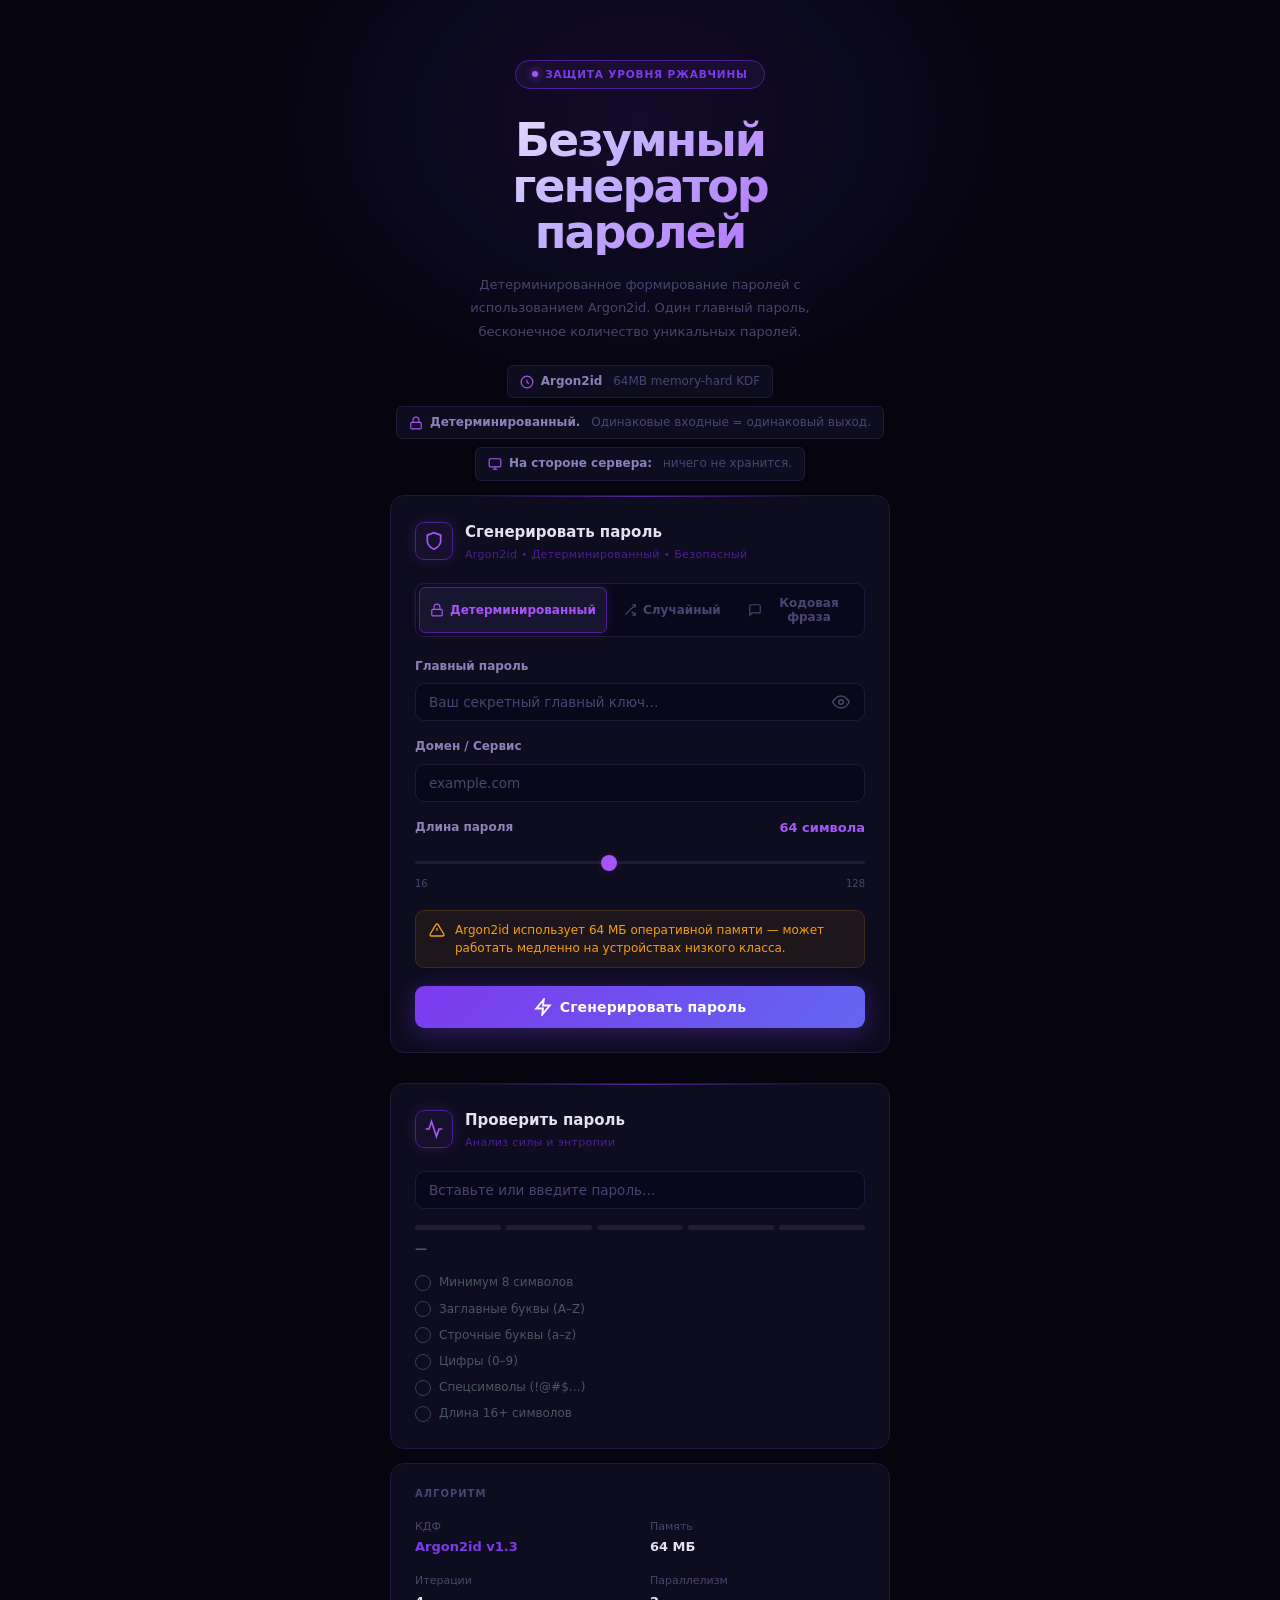
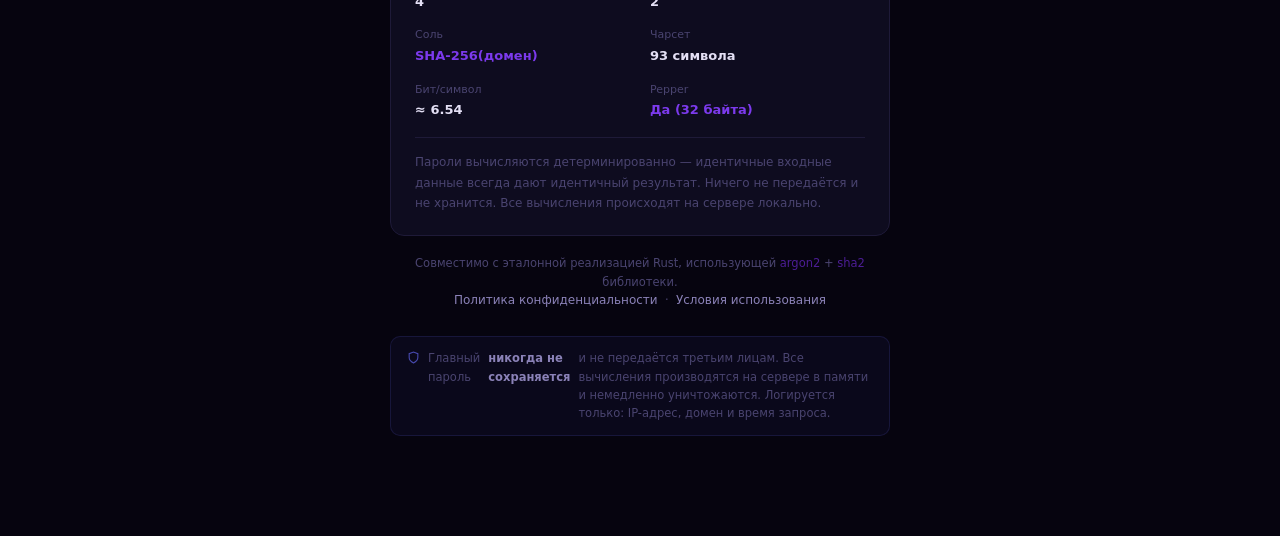
<file: static/index.html>
<!DOCTYPE html>
<html lang="ru">
<head>
  <meta charset="UTF-8" />
  <meta name="viewport" content="width=device-width, initial-scale=1.0" />
  <title>uPass — Генератор паролей</title>
  <link rel="stylesheet" href="/static/css/styles.css" />
</head>
<body>
<div class="page">
  <div class="container">

    <!-- Header -->
    <div class="header">
      <div class="header-badge">
        <span class="dot"></span>
        Защита уровня ржавчины
      </div>
      <h1><span>Безумный</span> генератор<br>паролей</h1>
      <p>Детерминированное формирование паролей с использованием Argon2id.
         Один главный пароль, бесконечное количество уникальных паролей.</p>
    </div>

    <!-- Feature pills -->
    <div class="features">
      <div class="feat">
        <svg width="14" height="14" viewBox="0 0 24 24" fill="none" stroke="currentColor" stroke-width="2">
          <circle cx="12" cy="12" r="10"/><path d="M12 8v4l3 3"/>
        </svg>
        <strong>Argon2id</strong>&nbsp;64MB memory-hard KDF
      </div>
      <div class="feat">
        <svg width="14" height="14" viewBox="0 0 24 24" fill="none" stroke="currentColor" stroke-width="2">
          <rect x="3" y="11" width="18" height="11" rx="2"/><path d="M7 11V7a5 5 0 0 1 10 0v4"/>
        </svg>
        <strong>Детерминированный.</strong>&nbsp;Одинаковые входные = одинаковый выход.
      </div>
      <div class="feat">
        <svg width="14" height="14" viewBox="0 0 24 24" fill="none" stroke="currentColor" stroke-width="2">
          <rect x="2" y="3" width="20" height="14" rx="2"/><path d="M8 21h8M12 17v4"/>
        </svg>
        <strong>На стороне сервера:</strong>&nbsp;ничего не хранится.
      </div>
    </div>

    <!-- Generate card -->
    <div class="card">
      <div class="card-header">
        <div class="card-icon">
          <svg width="20" height="20" viewBox="0 0 24 24" fill="none" stroke="currentColor" stroke-width="2">
            <path d="M12 22s8-4 8-10V5l-8-3-8 3v7c0 6 8 10 8 10z"/>
          </svg>
        </div>
        <div>
          <div class="card-title">Сгенерировать пароль</div>
          <div class="card-sub">Argon2id&nbsp;•&nbsp;Детерминированный&nbsp;•&nbsp;Безопасный</div>
        </div>
      </div>

      <!-- Mode toggle -->
      <div class="mode-toggle">
        <button class="mode-btn active" id="mode-det" onclick="setMode('deterministic')">
          <svg width="14" height="14" viewBox="0 0 24 24" fill="none" stroke="currentColor" stroke-width="2">
            <rect x="3" y="11" width="18" height="11" rx="2"/><path d="M7 11V7a5 5 0 0 1 10 0v4"/>
          </svg>
          Детерминированный
        </button>
        <button class="mode-btn" id="mode-rnd" onclick="setMode('random')">
          <svg width="14" height="14" viewBox="0 0 24 24" fill="none" stroke="currentColor" stroke-width="2">
            <polyline points="16 3 21 3 21 8"/><line x1="4" y1="20" x2="21" y2="3"/>
            <polyline points="21 16 21 21 16 21"/><line x1="15" y1="15" x2="21" y2="21"/>
          </svg>
          Случайный
        </button>
        <button class="mode-btn" id="mode-phrase" onclick="setMode('passphrase')">
          <svg width="14" height="14" viewBox="0 0 24 24" fill="none" stroke="currentColor" stroke-width="2">
            <path d="M21 15a2 2 0 0 1-2 2H7l-4 4V5a2 2 0 0 1 2-2h14a2 2 0 0 1 2 2z"/>
          </svg>
          Кодовая фраза
        </button>
      </div>

      <!-- Passphrase options -->
      <div class="field collapsible hidden" id="phrase-field">
        <label>Количество слов</label>
        <div class="sep-btns" id="word-count-btns">
          <button class="sep-btn" onclick="setWordCount(3)">3</button>
          <button class="sep-btn active" onclick="setWordCount(4)">4</button>
          <button class="sep-btn" onclick="setWordCount(5)">5</button>
          <button class="sep-btn" onclick="setWordCount(6)">6</button>
        </div>
        <label style="margin-top:14px">Разделитель</label>
        <div class="sep-btns" id="sep-btns">
          <button class="sep-btn active" onclick="setSep('-')">дефис  —</button>
          <button class="sep-btn" onclick="setSep(' ')">пробел</button>
          <button class="sep-btn" onclick="setSep('.')">точка  .</button>
          <button class="sep-btn" onclick="setSep('_')">подчёркивание _</button>
        </div>
      </div>

      <!-- Master password -->
      <div class="field collapsible" id="master-field">
        <label for="master">Главный пароль</label>
        <div class="input-wrap">
          <input type="password" id="master" placeholder="Ваш секретный главный ключ…" autocomplete="off" />
          <button class="toggle-eye" onclick="toggleEye()" aria-label="Показать пароль" tabindex="-1">
            <svg id="eye-icon" width="18" height="18" viewBox="0 0 24 24" fill="none" stroke="currentColor" stroke-width="2">
              <path d="M1 12s4-8 11-8 11 8 11 8-4 8-11 8-11-8-11-8z"/>
              <circle cx="12" cy="12" r="3"/>
            </svg>
          </button>
        </div>
      </div>

      <!-- Domain -->
      <div class="field collapsible" id="domain-field">
        <label for="domain">Домен / Сервис</label>
        <div class="input-wrap">
          <input type="text" id="domain" placeholder="example.com" autocomplete="off" />
        </div>
      </div>

      <!-- Password length slider -->
      <div class="slider-wrap collapsible">
        <div class="slider-header">
          <span class="label">Длина пароля</span>
          <span class="value" id="len-val">64 символа</span>
        </div>
        <input type="range" id="pwd-length" min="16" max="128" value="64" step="1"
               oninput="updateLen(this.value)" />
        <div class="slider-ticks"><span>16</span><span>128</span></div>
      </div>

      <!-- Argon2 warning (hidden in random mode) -->
      <div class="warning" id="argon-warning">
        <svg width="16" height="16" viewBox="0 0 24 24" fill="none" stroke="currentColor" stroke-width="2">
          <path d="M10.29 3.86L1.82 18a2 2 0 0 0 1.71 3h16.94a2 2 0 0 0 1.71-3L13.71 3.86a2 2 0 0 0-3.42 0z"/>
          <line x1="12" y1="9" x2="12" y2="13"/>
          <line x1="12" y1="17" x2="12.01" y2="17"/>
        </svg>
        Argon2id использует 64 МБ оперативной памяти — может работать медленно на устройствах низкого класса.
      </div>

      <!-- Error -->
      <div class="error-msg" id="error-msg"></div>

      <!-- Generate button -->
      <button class="btn-generate" id="btn-gen" onclick="generate()">
        <svg id="btn-icon" width="18" height="18" viewBox="0 0 24 24" fill="none" stroke="currentColor" stroke-width="2.5">
          <polygon points="13 2 3 14 12 14 11 22 21 10 12 10 13 2"/>
        </svg>
        <div class="spinner" id="spinner"></div>
        <span id="btn-text">Сгенерировать пароль</span>
      </button>
    </div>

    <!-- Result -->
    <div class="result" id="result">
      <div class="result-label" id="result-label">Пароль</div>
      <div class="result-password" id="result-password"></div>
      <div class="result-meta">
        <div class="meta-pill">Длина: <span id="meta-length">64</span></div>
        <div class="meta-pill">Чарсет: <span id="meta-charset">93</span> симв.</div>
        <div class="meta-pill">Энтропия: <span id="meta-entropy">384</span> бит</div>
      </div>
      <button class="btn-copy" id="btn-copy" onclick="copyPassword()">
        <svg width="14" height="14" viewBox="0 0 24 24" fill="none" stroke="currentColor" stroke-width="2">
          <rect x="9" y="9" width="13" height="13" rx="2"/>
          <path d="M5 15H4a2 2 0 0 1-2-2V4a2 2 0 0 1 2-2h9a2 2 0 0 1 2 2v1"/>
        </svg>
        Копировать
      </button>
    </div>

    <!-- Strength Meter -->
    <div class="card" style="margin-top:16px">
      <div class="card-header">
        <div class="card-icon">
          <svg width="20" height="20" viewBox="0 0 24 24" fill="none" stroke="currentColor" stroke-width="2">
            <polyline points="22 12 18 12 15 21 9 3 6 12 2 12"/>
          </svg>
        </div>
        <div>
          <div class="card-title">Проверить пароль</div>
          <div class="card-sub">Анализ силы и энтропии</div>
        </div>
      </div>
      <div class="field" style="margin-bottom:16px">
        <div class="input-wrap">
          <input type="text" id="sm-input" placeholder="Вставьте или введите пароль…" autocomplete="off" oninput="smAnalyze(this.value)"/>
        </div>
      </div>
      <div class="sm-bars">
        <div class="sm-bar" id="sm-b1"></div>
        <div class="sm-bar" id="sm-b2"></div>
        <div class="sm-bar" id="sm-b3"></div>
        <div class="sm-bar" id="sm-b4"></div>
        <div class="sm-bar" id="sm-b5"></div>
      </div>
      <div class="sm-footer">
        <span class="sm-label" id="sm-label">—</span>
        <span class="sm-entropy" id="sm-entropy"></span>
      </div>
      <div class="sm-checks">
        <div class="sm-check" id="smc-len"><div class="sm-dot" id="smd-len"></div>Минимум 8 символов</div>
        <div class="sm-check" id="smc-upper"><div class="sm-dot" id="smd-upper"></div>Заглавные буквы (A–Z)</div>
        <div class="sm-check" id="smc-lower"><div class="sm-dot" id="smd-lower"></div>Строчные буквы (a–z)</div>
        <div class="sm-check" id="smc-digit"><div class="sm-dot" id="smd-digit"></div>Цифры (0–9)</div>
        <div class="sm-check" id="smc-special"><div class="sm-dot" id="smd-special"></div>Спецсимволы (!@#$…)</div>
        <div class="sm-check" id="smc-long"><div class="sm-dot" id="smd-long"></div>Длина 16+ символов</div>
      </div>
    </div>

    <!-- Algorithm info -->
    <div class="algo">
      <div class="algo-title">Алгоритм</div>
      <div class="algo-grid">
        <div class="algo-row"><span class="algo-key">КДФ</span><span class="algo-val accent">Argon2id v1.3</span></div>
        <div class="algo-row"><span class="algo-key">Память</span><span class="algo-val">64 МБ</span></div>
        <div class="algo-row"><span class="algo-key">Итерации</span><span class="algo-val">4</span></div>
        <div class="algo-row"><span class="algo-key">Параллелизм</span><span class="algo-val">2</span></div>
        <div class="algo-row"><span class="algo-key">Соль</span><span class="algo-val accent">SHA-256(домен)</span></div>
        <div class="algo-row"><span class="algo-key">Чарсет</span><span class="algo-val">93 символа</span></div>
        <div class="algo-row"><span class="algo-key">Бит/символ</span><span class="algo-val">≈ 6.54</span></div>
        <div class="algo-row"><span class="algo-key">Pepper</span><span class="algo-val accent">Да (32 байта)</span></div>
      </div>
      <div class="algo-note">
        Пароли вычисляются детерминированно — идентичные входные данные всегда дают
        идентичный результат. Ничего не передаётся и не хранится.
        Все вычисления происходят на сервере локально.
      </div>
    </div>

    <!-- Footer -->
    <div class="footer">
      Совместимо с эталонной реализацией Rust, использующей
      <span>argon2</span> + <span>sha2</span> библиотеки.
      <br style="margin-bottom:10px">
      <a href="/privacy" style="color:var(--text-mid);font-size:12px;text-decoration:none;transition:color .2s" onmouseover="this.style.color='var(--violet)'" onmouseout="this.style.color='var(--text-mid)'">Политика конфиденциальности</a>
      &nbsp;·&nbsp;
      <a href="/terms" style="color:var(--text-mid);font-size:12px;text-decoration:none;transition:color .2s" onmouseover="this.style.color='var(--violet)'" onmouseout="this.style.color='var(--text-mid)'">Условия использования</a>
    </div>

    <!-- Privacy notice -->
    <div class="privacy-notice">
      <svg width="13" height="13" viewBox="0 0 24 24" fill="none" stroke="currentColor" stroke-width="2">
        <path d="M12 22s8-4 8-10V5l-8-3-8 3v7c0 6 8 10 8 10z"/>
      </svg>
      Главный пароль <strong>никогда не сохраняется</strong> и не передаётся третьим лицам.
      Все вычисления производятся на сервере в памяти и немедленно уничтожаются.
      Логируется только: IP-адрес, домен и время запроса.
    </div>

  </div>
</div>

<script src="/static/js/app.js"></script>
</body>
</html>
</file>
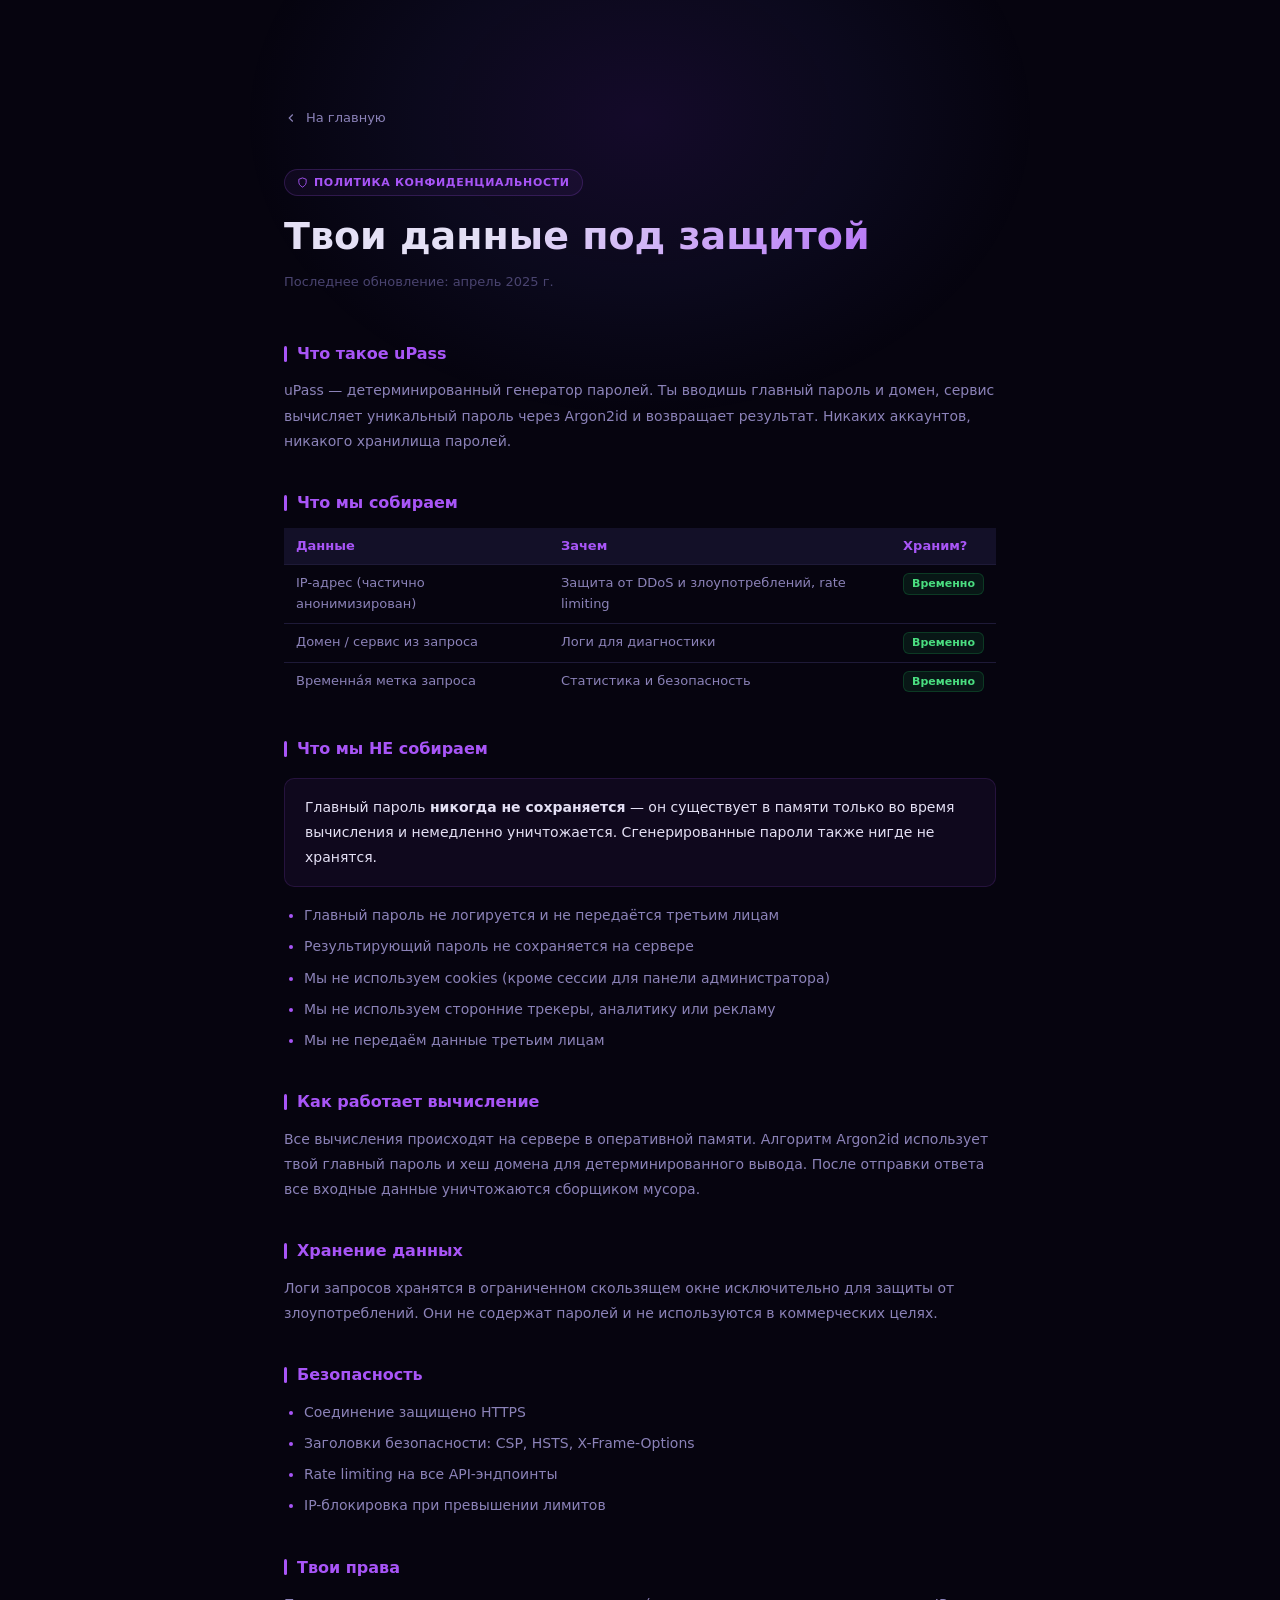
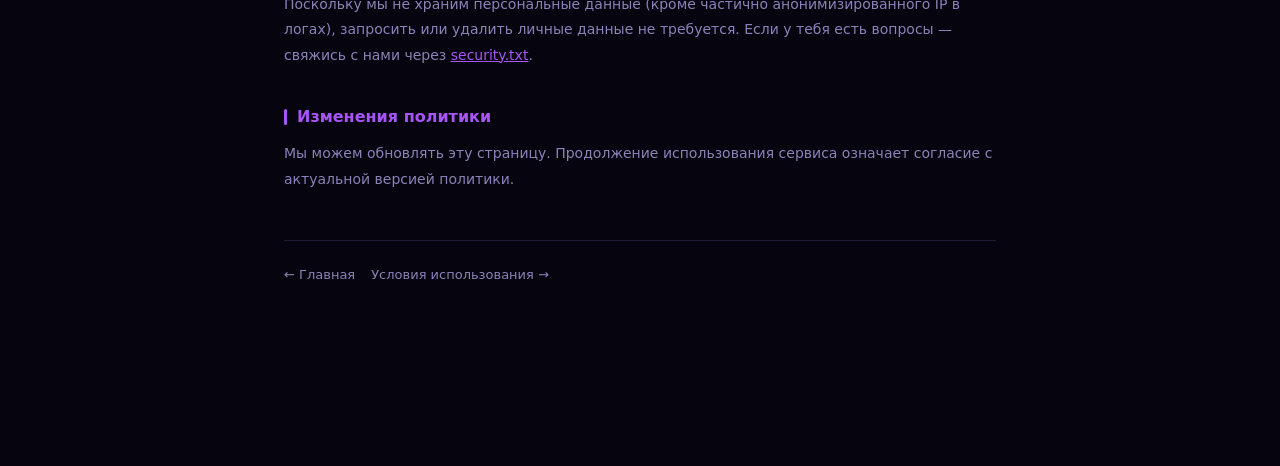
<file: templates/privacy.html>
<!DOCTYPE html>
<html lang="ru">
<head>
  <meta charset="UTF-8" />
  <meta name="viewport" content="width=device-width, initial-scale=1.0" />
  <title>Политика конфиденциальности — uPass</title>
  <link rel="stylesheet" href="/static/css/styles.css" />
  <style>
    .legal-page { max-width: 760px; margin: 0 auto; padding: 48px 24px 80px; }
    .legal-back { display: inline-flex; align-items: center; gap: 8px; color: var(--text-mid); font-size: 13px; text-decoration: none; margin-bottom: 40px; transition: color .2s; }
    .legal-back:hover { color: var(--violet); }
    .legal-hero { margin-bottom: 48px; }
    .legal-badge { display: inline-flex; align-items: center; gap: 6px; background: var(--violet-faint); border: 1px solid rgba(168,85,247,.2); border-radius: 99px; padding: 4px 12px; font-size: 11px; font-weight: 700; color: var(--violet); letter-spacing: .06em; text-transform: uppercase; margin-bottom: 18px; }
    .legal-hero h1 { font-size: clamp(26px,5vw,38px); font-weight: 800; background: linear-gradient(135deg, #e4e0f5 30%, #a855f7); -webkit-background-clip: text; -webkit-text-fill-color: transparent; background-clip: text; line-height: 1.2; margin-bottom: 12px; }
    .legal-date { font-size: 13px; color: var(--text-dim); }
    .legal-section { margin-bottom: 36px; }
    .legal-section h2 { font-size: 16px; font-weight: 700; color: var(--violet); margin-bottom: 12px; display: flex; align-items: center; gap: 10px; }
    .legal-section h2::before { content: ''; display: block; width: 3px; height: 16px; background: var(--violet); border-radius: 99px; }
    .legal-section p, .legal-section li { font-size: 14px; color: var(--text-mid); line-height: 1.8; }
    .legal-section ul { padding-left: 20px; display: flex; flex-direction: column; gap: 6px; }
    .legal-section li::marker { color: var(--violet); }
    .legal-highlight { background: var(--violet-faint); border: 1px solid rgba(168,85,247,.15); border-radius: 10px; padding: 16px 20px; margin: 16px 0; }
    .legal-highlight p { color: var(--text); font-size: 14px; }
    .legal-table { width: 100%; border-collapse: collapse; margin: 12px 0; font-size: 13px; }
    .legal-table th { text-align: left; padding: 8px 12px; background: var(--surface2); color: var(--violet); font-weight: 700; border-bottom: 1px solid var(--border); }
    .legal-table td { padding: 8px 12px; color: var(--text-mid); border-bottom: 1px solid var(--border); vertical-align: top; }
    .legal-table tr:last-child td { border-bottom: none; }
    .chip { display: inline-block; background: rgba(34,197,94,.1); border: 1px solid rgba(34,197,94,.2); color: #4ade80; border-radius: 6px; padding: 1px 8px; font-size: 11px; font-weight: 700; }
    .chip.no { background: rgba(239,68,68,.1); border-color: rgba(239,68,68,.2); color: #f87171; }
    .legal-footer-nav { display: flex; gap: 16px; flex-wrap: wrap; margin-top: 48px; padding-top: 24px; border-top: 1px solid var(--border); }
    .legal-footer-nav a { color: var(--text-mid); font-size: 13px; text-decoration: none; transition: color .2s; }
    .legal-footer-nav a:hover { color: var(--violet); }
  </style>
</head>
<body>
<div class="page">
  <div class="legal-page">

    <a href="/" class="legal-back">
      <svg width="14" height="14" viewBox="0 0 24 24" fill="none" stroke="currentColor" stroke-width="2"><polyline points="15 18 9 12 15 6"/></svg>
      На главную
    </a>

    <div class="legal-hero">
      <div class="legal-badge">
        <svg width="11" height="11" viewBox="0 0 24 24" fill="none" stroke="currentColor" stroke-width="2"><path d="M12 22s8-4 8-10V5l-8-3-8 3v7c0 6 8 10 8 10z"/></svg>
        Политика конфиденциальности
      </div>
      <h1>Твои данные под защитой</h1>
      <div class="legal-date">Последнее обновление: апрель 2025 г.</div>
    </div>

    <div class="legal-section">
      <h2>Что такое uPass</h2>
      <p>uPass — детерминированный генератор паролей. Ты вводишь главный пароль и домен, сервис вычисляет уникальный пароль через Argon2id и возвращает результат. Никаких аккаунтов, никакого хранилища паролей.</p>
    </div>

    <div class="legal-section">
      <h2>Что мы собираем</h2>
      <table class="legal-table">
        <tr><th>Данные</th><th>Зачем</th><th>Храним?</th></tr>
        <tr><td>IP-адрес (частично анонимизирован)</td><td>Защита от DDoS и злоупотреблений, rate limiting</td><td><span class="chip">Временно</span></td></tr>
        <tr><td>Домен / сервис из запроса</td><td>Логи для диагностики</td><td><span class="chip">Временно</span></td></tr>
        <tr><td>Временна́я метка запроса</td><td>Статистика и безопасность</td><td><span class="chip">Временно</span></td></tr>
      </table>
    </div>

    <div class="legal-section">
      <h2>Что мы НЕ собираем</h2>
      <div class="legal-highlight">
        <p>Главный пароль <strong>никогда не сохраняется</strong> — он существует в памяти только во время вычисления и немедленно уничтожается. Сгенерированные пароли также нигде не хранятся.</p>
      </div>
      <ul>
        <li>Главный пароль не логируется и не передаётся третьим лицам</li>
        <li>Результирующий пароль не сохраняется на сервере</li>
        <li>Мы не используем cookies (кроме сессии для панели администратора)</li>
        <li>Мы не используем сторонние трекеры, аналитику или рекламу</li>
        <li>Мы не передаём данные третьим лицам</li>
      </ul>
    </div>

    <div class="legal-section">
      <h2>Как работает вычисление</h2>
      <p>Все вычисления происходят на сервере в оперативной памяти. Алгоритм Argon2id использует твой главный пароль и хеш домена для детерминированного вывода. После отправки ответа все входные данные уничтожаются сборщиком мусора.</p>
    </div>

    <div class="legal-section">
      <h2>Хранение данных</h2>
      <p>Логи запросов хранятся в ограниченном скользящем окне исключительно для защиты от злоупотреблений. Они не содержат паролей и не используются в коммерческих целях.</p>
    </div>

    <div class="legal-section">
      <h2>Безопасность</h2>
      <ul>
        <li>Соединение защищено HTTPS</li>
        <li>Заголовки безопасности: CSP, HSTS, X-Frame-Options</li>
        <li>Rate limiting на все API-эндпоинты</li>
        <li>IP-блокировка при превышении лимитов</li>
      </ul>
    </div>

    <div class="legal-section">
      <h2>Твои права</h2>
      <p>Поскольку мы не храним персональные данные (кроме частично анонимизированного IP в логах), запросить или удалить личные данные не требуется. Если у тебя есть вопросы — свяжись с нами через <a href="/.well-known/security.txt" style="color:var(--violet)">security.txt</a>.</p>
    </div>

    <div class="legal-section">
      <h2>Изменения политики</h2>
      <p>Мы можем обновлять эту страницу. Продолжение использования сервиса означает согласие с актуальной версией политики.</p>
    </div>

    <div class="legal-footer-nav">
      <a href="/">← Главная</a>
      <a href="/terms">Условия использования →</a>
    </div>

  </div>
</div>
</body>
</html>
</file>
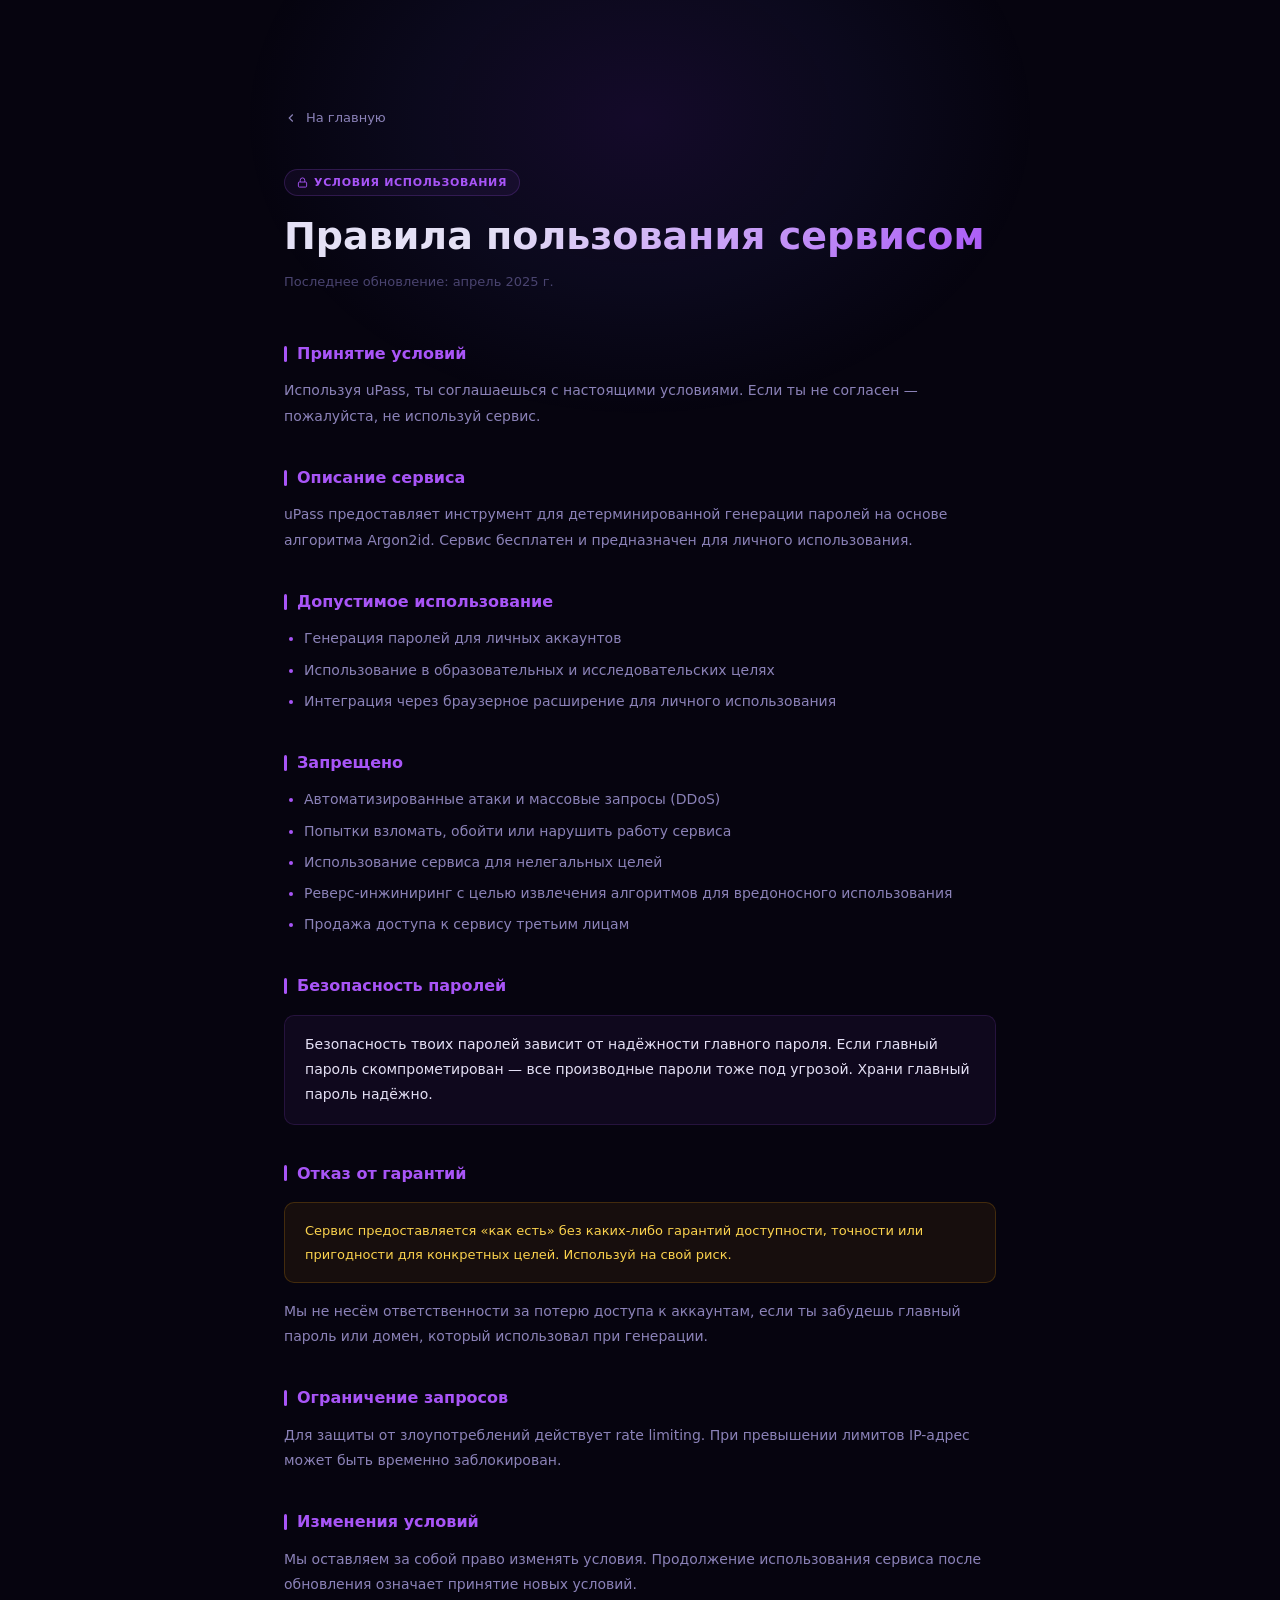
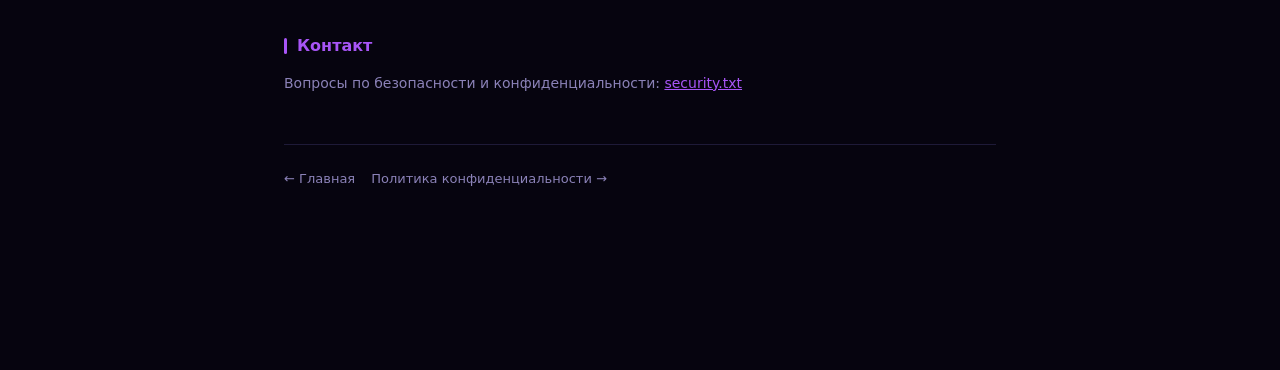
<file: templates/terms.html>
<!DOCTYPE html>
<html lang="ru">
<head>
  <meta charset="UTF-8" />
  <meta name="viewport" content="width=device-width, initial-scale=1.0" />
  <title>Условия использования — uPass</title>
  <link rel="stylesheet" href="/static/css/styles.css" />
  <style>
    .legal-page { max-width: 760px; margin: 0 auto; padding: 48px 24px 80px; }
    .legal-back { display: inline-flex; align-items: center; gap: 8px; color: var(--text-mid); font-size: 13px; text-decoration: none; margin-bottom: 40px; transition: color .2s; }
    .legal-back:hover { color: var(--violet); }
    .legal-hero { margin-bottom: 48px; }
    .legal-badge { display: inline-flex; align-items: center; gap: 6px; background: var(--violet-faint); border: 1px solid rgba(168,85,247,.2); border-radius: 99px; padding: 4px 12px; font-size: 11px; font-weight: 700; color: var(--violet); letter-spacing: .06em; text-transform: uppercase; margin-bottom: 18px; }
    .legal-hero h1 { font-size: clamp(26px,5vw,38px); font-weight: 800; background: linear-gradient(135deg, #e4e0f5 30%, #a855f7); -webkit-background-clip: text; -webkit-text-fill-color: transparent; background-clip: text; line-height: 1.2; margin-bottom: 12px; }
    .legal-date { font-size: 13px; color: var(--text-dim); }
    .legal-section { margin-bottom: 36px; }
    .legal-section h2 { font-size: 16px; font-weight: 700; color: var(--violet); margin-bottom: 12px; display: flex; align-items: center; gap: 10px; }
    .legal-section h2::before { content: ''; display: block; width: 3px; height: 16px; background: var(--violet); border-radius: 99px; }
    .legal-section p, .legal-section li { font-size: 14px; color: var(--text-mid); line-height: 1.8; }
    .legal-section ul { padding-left: 20px; display: flex; flex-direction: column; gap: 6px; }
    .legal-section li::marker { color: var(--violet); }
    .legal-highlight { background: var(--violet-faint); border: 1px solid rgba(168,85,247,.15); border-radius: 10px; padding: 16px 20px; margin: 16px 0; }
    .legal-highlight p { color: var(--text); font-size: 14px; }
    .legal-warn { background: rgba(245,158,11,.07); border: 1px solid rgba(245,158,11,.2); border-radius: 10px; padding: 16px 20px; margin: 16px 0; }
    .legal-warn p { color: #fcd34d; font-size: 13px; }
    .legal-footer-nav { display: flex; gap: 16px; flex-wrap: wrap; margin-top: 48px; padding-top: 24px; border-top: 1px solid var(--border); }
    .legal-footer-nav a { color: var(--text-mid); font-size: 13px; text-decoration: none; transition: color .2s; }
    .legal-footer-nav a:hover { color: var(--violet); }
  </style>
</head>
<body>
<div class="page">
  <div class="legal-page">

    <a href="/" class="legal-back">
      <svg width="14" height="14" viewBox="0 0 24 24" fill="none" stroke="currentColor" stroke-width="2"><polyline points="15 18 9 12 15 6"/></svg>
      На главную
    </a>

    <div class="legal-hero">
      <div class="legal-badge">
        <svg width="11" height="11" viewBox="0 0 24 24" fill="none" stroke="currentColor" stroke-width="2"><rect x="3" y="11" width="18" height="11" rx="2"/><path d="M7 11V7a5 5 0 0 1 10 0v4"/></svg>
        Условия использования
      </div>
      <h1>Правила пользования сервисом</h1>
      <div class="legal-date">Последнее обновление: апрель 2025 г.</div>
    </div>

    <div class="legal-section">
      <h2>Принятие условий</h2>
      <p>Используя uPass, ты соглашаешься с настоящими условиями. Если ты не согласен — пожалуйста, не используй сервис.</p>
    </div>

    <div class="legal-section">
      <h2>Описание сервиса</h2>
      <p>uPass предоставляет инструмент для детерминированной генерации паролей на основе алгоритма Argon2id. Сервис бесплатен и предназначен для личного использования.</p>
    </div>

    <div class="legal-section">
      <h2>Допустимое использование</h2>
      <ul>
        <li>Генерация паролей для личных аккаунтов</li>
        <li>Использование в образовательных и исследовательских целях</li>
        <li>Интеграция через браузерное расширение для личного использования</li>
      </ul>
    </div>

    <div class="legal-section">
      <h2>Запрещено</h2>
      <ul>
        <li>Автоматизированные атаки и массовые запросы (DDoS)</li>
        <li>Попытки взломать, обойти или нарушить работу сервиса</li>
        <li>Использование сервиса для нелегальных целей</li>
        <li>Реверс-инжиниринг с целью извлечения алгоритмов для вредоносного использования</li>
        <li>Продажа доступа к сервису третьим лицам</li>
      </ul>
    </div>

    <div class="legal-section">
      <h2>Безопасность паролей</h2>
      <div class="legal-highlight">
        <p>Безопасность твоих паролей зависит от надёжности главного пароля. Если главный пароль скомпрометирован — все производные пароли тоже под угрозой. Храни главный пароль надёжно.</p>
      </div>
    </div>

    <div class="legal-section">
      <h2>Отказ от гарантий</h2>
      <div class="legal-warn">
        <p>Сервис предоставляется «как есть» без каких-либо гарантий доступности, точности или пригодности для конкретных целей. Используй на свой риск.</p>
      </div>
      <p>Мы не несём ответственности за потерю доступа к аккаунтам, если ты забудешь главный пароль или домен, который использовал при генерации.</p>
    </div>

    <div class="legal-section">
      <h2>Ограничение запросов</h2>
      <p>Для защиты от злоупотреблений действует rate limiting. При превышении лимитов IP-адрес может быть временно заблокирован.</p>
    </div>

    <div class="legal-section">
      <h2>Изменения условий</h2>
      <p>Мы оставляем за собой право изменять условия. Продолжение использования сервиса после обновления означает принятие новых условий.</p>
    </div>

    <div class="legal-section">
      <h2>Контакт</h2>
      <p>Вопросы по безопасности и конфиденциальности: <a href="/.well-known/security.txt" style="color:var(--violet)">security.txt</a></p>
    </div>

    <div class="legal-footer-nav">
      <a href="/">← Главная</a>
      <a href="/privacy">Политика конфиденциальности →</a>
    </div>

  </div>
</div>
</body>
</html>
</file>
<file: static/css/styles.css>
/* ── Reset ─────────────────────────────────────────────────────── */
*, *::before, *::after { box-sizing: border-box; margin: 0; padding: 0; }

:root {
  --bg:           #06040f;
  --bg2:          #09071a;
  --surface:      #0e0c1f;
  --surface2:     #131028;
  --surface3:     #181530;
  --border:       #1e1a38;
  --border-light: #2a2550;

  --violet:       #a855f7;
  --violet-dim:   #7c3aed;
  --violet-dark:  #4c1d95;
  --violet-glow:  rgba(168, 85, 247, 0.15);
  --violet-faint: rgba(168, 85, 247, 0.06);

  --indigo:       #6366f1;
  --pink:         #ec4899;
  --pink-faint:   rgba(236, 72, 153, 0.07);

  --gold:         #f59e0b;
  --gold-faint:   rgba(245, 158, 11, 0.07);

  --text:         #e4e0f5;
  --text-mid:     #8b82b8;
  --text-dim:     #4a4470;
  --red:          #f87171;

  --radius:       14px;
  --radius-sm:    9px;
  --radius-xs:    6px;
}

/* ── Base ──────────────────────────────────────────────────────── */
html, body {
  min-height: 100%;
  background: var(--bg);
  color: var(--text);
  font-family: 'Inter', 'Segoe UI', system-ui, sans-serif;
  font-size: 14px;
  line-height: 1.6;
  -webkit-font-smoothing: antialiased;
}

/* Radial glow background */
body::after {
  content: '';
  position: fixed;
  top: -20vh;
  left: 50%;
  transform: translateX(-50%);
  width: 800px;
  height: 600px;
  background: radial-gradient(ellipse at center,
    rgba(124, 58, 237, 0.12) 0%,
    rgba(99, 102, 241, 0.06) 40%,
    transparent 70%);
  pointer-events: none;
  z-index: 0;
}

/* ── Layout ────────────────────────────────────────────────────── */
.page {
  position: relative;
  z-index: 1;
  min-height: 100vh;
  display: flex;
  flex-direction: column;
  align-items: center;
  padding: 60px 16px 100px;
}

.container {
  width: 100%;
  max-width: 500px;
  display: flex;
  flex-direction: column;
  gap: 14px;
}

/* ── Header ────────────────────────────────────────────────────── */
.header {
  text-align: center;
  padding-bottom: 8px;
}

.header-badge {
  display: inline-flex;
  align-items: center;
  gap: 7px;
  background: var(--violet-faint);
  border: 1px solid var(--violet-dark);
  border-radius: 99px;
  padding: 5px 16px;
  font-size: 10.5px;
  font-weight: 700;
  color: var(--violet-dim);
  letter-spacing: 0.08em;
  text-transform: uppercase;
  margin-bottom: 28px;
}

.header-badge .dot {
  width: 6px; height: 6px;
  background: var(--violet);
  border-radius: 50%;
  box-shadow: 0 0 8px var(--violet);
  animation: pulse 2.5s ease-in-out infinite;
}

@keyframes pulse {
  0%, 100% { opacity: 1;   box-shadow: 0 0 8px var(--violet); }
  50%       { opacity: 0.3; box-shadow: none; }
}

.header h1 {
  font-size: 46px;
  font-weight: 900;
  letter-spacing: -2px;
  line-height: 1.0;
  background: linear-gradient(135deg, #ffffff 0%, #c4b5fd 40%, var(--violet) 100%);
  -webkit-background-clip: text;
  -webkit-text-fill-color: transparent;
  background-clip: text;
}

.header p {
  margin-top: 18px;
  color: var(--text-dim);
  font-size: 13px;
  max-width: 340px;
  margin-left: auto;
  margin-right: auto;
  line-height: 1.8;
}

/* ── Feature pills ─────────────────────────────────────────────── */
.features {
  display: flex;
  flex-wrap: wrap;
  gap: 8px;
  justify-content: center;
}

.feat {
  display: flex;
  align-items: center;
  gap: 7px;
  background: var(--surface);
  border: 1px solid var(--border);
  border-radius: var(--radius-xs);
  padding: 6px 12px;
  font-size: 12px;
  color: var(--text-dim);
  transition: border-color .2s, color .2s;
}

.feat:hover { border-color: var(--border-light); color: var(--text-mid); }
.feat svg    { color: var(--violet); flex-shrink: 0; }
.feat strong { color: var(--text-mid); font-weight: 600; }

/* ── Card ──────────────────────────────────────────────────────── */
.card {
  background: var(--surface);
  border: 1px solid var(--border);
  border-radius: var(--radius);
  padding: 24px;
  position: relative;
  overflow: hidden;
}

.card::before {
  content: '';
  position: absolute;
  top: 0; left: 15%; right: 15%;
  height: 1px;
  background: linear-gradient(90deg, transparent, var(--violet-dim), transparent);
  opacity: 0.6;
}

.card-header {
  display: flex;
  align-items: center;
  gap: 12px;
  margin-bottom: 20px;
}

.card-icon {
  width: 38px; height: 38px;
  background: var(--violet-faint);
  border: 1px solid var(--violet-dark);
  border-radius: var(--radius-sm);
  display: flex;
  align-items: center;
  justify-content: center;
  color: var(--violet);
  flex-shrink: 0;
  box-shadow: 0 0 16px var(--violet-glow);
}

.card-title { font-size: 15px; font-weight: 700; color: var(--text); }
.card-sub   { font-size: 11px; color: var(--violet-dark); margin-top: 2px; letter-spacing: 0.03em; }

/* ── Mode toggle ───────────────────────────────────────────────── */
.mode-toggle {
  display: flex;
  background: var(--bg2);
  border: 1px solid var(--border);
  border-radius: var(--radius-sm);
  padding: 3px;
  gap: 3px;
  margin-bottom: 20px;
}

.mode-btn {
  flex: 1;
  display: flex;
  align-items: center;
  justify-content: center;
  gap: 6px;
  padding: 8px 10px;
  border: 1px solid transparent;
  border-radius: var(--radius-xs);
  font-size: 12px;
  font-weight: 600;
  cursor: pointer;
  transition: all .2s;
  background: transparent;
  color: var(--text-dim);
  font-family: inherit;
}

.mode-btn:hover:not(.active) {
  color: var(--text-mid);
  background: var(--surface2);
}

.mode-btn.active {
  background: var(--surface3);
  color: var(--violet);
  border-color: var(--violet-dark);
  box-shadow: 0 0 12px var(--violet-glow);
}

.mode-btn svg { flex-shrink: 0; }

/* ── Separator / word-count buttons ────────────────────────────── */
/* ── Strength Meter ─────────────────────────────────────────────── */
.sm-bars { display: flex; gap: 5px; margin-bottom: 10px; }
.sm-bar  { flex: 1; height: 5px; border-radius: 99px; background: rgba(255,255,255,0.07); transition: background 0.35s ease; }
.sm-bar.s1 { background: #ef4444; box-shadow: 0 0 6px #ef444455; }
.sm-bar.s2 { background: #f97316; box-shadow: 0 0 6px #f9731655; }
.sm-bar.s3 { background: #eab308; box-shadow: 0 0 6px #eab30855; }
.sm-bar.s4 { background: #22c55e; box-shadow: 0 0 6px #22c55e55; }
.sm-bar.s5 { background: #6366f1; box-shadow: 0 0 6px #6366f155; }

.sm-footer  { display: flex; justify-content: space-between; align-items: center; margin-bottom: 14px; }
.sm-label   { font-size: 12px; font-weight: 700; text-transform: uppercase; letter-spacing: 0.06em; color: #4b5563; transition: color 0.3s; }
.sm-entropy { font-size: 11px; color: #4b5563; }

.sm-checks { display: flex; flex-direction: column; gap: 7px; }
.sm-check  { display: flex; align-items: center; gap: 8px; font-size: 12px; color: #4b5563; transition: color 0.25s; }
.sm-check.ok { color: #86efac; }
.sm-dot {
  width: 16px; height: 16px; border-radius: 50%; flex-shrink: 0;
  border: 1.5px solid #374151; display: flex; align-items: center; justify-content: center;
  font-size: 9px; transition: all 0.25s;
}
.sm-check.ok .sm-dot { background: #22c55e; border-color: #22c55e; color: #fff; }

.sep-btns { display: flex; flex-wrap: wrap; gap: 8px; margin-top: 8px; }
.sep-btn {
  padding: 6px 14px; border-radius: 8px; font-size: 12px; font-weight: 600;
  border: 1px solid var(--border); background: var(--bg2); color: var(--text-dim);
  cursor: pointer; font-family: inherit; transition: all 0.15s;
}
.sep-btn:hover:not(.active) { border-color: var(--violet-dark); color: var(--text-mid); }
.sep-btn.active { background: var(--surface3); color: var(--violet); border-color: var(--violet-dark); box-shadow: 0 0 10px var(--violet-glow); }

/* ── Form fields ───────────────────────────────────────────────── */
.field {
  display: flex;
  flex-direction: column;
  gap: 7px;
  margin-bottom: 16px;
}

.field label {
  font-size: 12px;
  font-weight: 600;
  color: var(--text-mid);
}

.input-wrap {
  position: relative;
  display: flex;
  align-items: center;
}

.input-wrap input {
  width: 100%;
  background: var(--bg2);
  border: 1px solid var(--border);
  border-radius: var(--radius-sm);
  padding: 10px 42px 10px 13px;
  color: var(--text);
  font-size: 13.5px;
  font-family: inherit;
  outline: none;
  transition: border-color .2s, box-shadow .2s, background .2s;
}

.input-wrap input::placeholder { color: var(--text-dim); }

.input-wrap input:focus {
  border-color: var(--violet-dark);
  background: var(--surface2);
  box-shadow: 0 0 0 3px var(--violet-glow);
}

.toggle-eye {
  position: absolute;
  right: 11px;
  background: none;
  border: none;
  cursor: pointer;
  color: var(--text-dim);
  padding: 4px;
  display: flex;
  transition: color .2s;
}
.toggle-eye:hover { color: var(--violet); }

/* ── Collapsible ───────────────────────────────────────────────── */
.collapsible {
  overflow: hidden;
  transition: max-height .35s ease, opacity .35s ease, margin-bottom .35s ease;
  max-height: 200px;
  opacity: 1;
}

.collapsible.hidden {
  max-height: 0 !important;
  opacity: 0;
  margin-bottom: 0 !important;
}

/* ── Slider ────────────────────────────────────────────────────── */
.slider-wrap { margin-bottom: 18px; }

.slider-header {
  display: flex;
  justify-content: space-between;
  align-items: center;
  margin-bottom: 10px;
}

.slider-header .label { font-size: 12px; font-weight: 600; color: var(--text-mid); }
.slider-header .value { font-size: 13px; font-weight: 700; color: var(--violet); }

input[type=range] {
  -webkit-appearance: none;
  appearance: none;
  width: 100%;
  height: 3px;
  background: var(--border);
  border-radius: 2px;
  outline: none;
  cursor: pointer;
}

input[type=range]::-webkit-slider-thumb {
  -webkit-appearance: none;
  width: 16px; height: 16px;
  border-radius: 50%;
  background: var(--violet);
  box-shadow: 0 0 10px var(--violet-glow);
  cursor: pointer;
  transition: transform .15s, box-shadow .15s;
}

input[type=range]::-webkit-slider-thumb:hover {
  transform: scale(1.3);
  box-shadow: 0 0 16px var(--violet);
}

input[type=range]::-moz-range-thumb {
  width: 16px; height: 16px;
  border-radius: 50%;
  background: var(--violet);
  border: none;
  cursor: pointer;
}

.slider-ticks {
  display: flex;
  justify-content: space-between;
  font-size: 10px;
  color: var(--text-dim);
  margin-top: 5px;
}

/* ── Warning ───────────────────────────────────────────────────── */
.warning {
  display: flex;
  align-items: flex-start;
  gap: 10px;
  background: var(--gold-faint);
  border: 1px solid rgba(245, 158, 11, 0.15);
  border-radius: var(--radius-sm);
  padding: 10px 13px;
  margin-bottom: 18px;
  font-size: 12px;
  color: var(--gold);
  line-height: 1.5;
  overflow: hidden;
  transition: max-height .3s ease, opacity .3s ease,
              padding .3s ease, margin .3s ease, border .3s ease;
  max-height: 80px;
}

.warning.hidden {
  max-height: 0;
  opacity: 0;
  padding-top: 0; padding-bottom: 0;
  margin-bottom: 0;
  border-width: 0;
}

.warning svg { flex-shrink: 0; margin-top: 1px; }

/* ── Error ─────────────────────────────────────────────────────── */
.error-msg {
  display: none;
  background: rgba(248, 113, 113, 0.07);
  border: 1px solid rgba(248, 113, 113, 0.22);
  border-radius: var(--radius-sm);
  padding: 10px 13px;
  margin-bottom: 14px;
  color: var(--red);
  font-size: 12.5px;
}

.error-msg.visible { display: block; }

/* ── Generate button ───────────────────────────────────────────── */
.btn-generate {
  width: 100%;
  background: linear-gradient(135deg, var(--violet-dim) 0%, var(--indigo) 100%);
  color: #fff;
  border: none;
  border-radius: var(--radius-sm);
  padding: 12px;
  font-size: 14px;
  font-weight: 700;
  font-family: inherit;
  cursor: pointer;
  display: flex;
  align-items: center;
  justify-content: center;
  gap: 8px;
  transition: opacity .2s, transform .1s, box-shadow .2s;
  box-shadow: 0 4px 24px rgba(124, 58, 237, 0.35);
  letter-spacing: 0.01em;
}

.btn-generate:hover:not(:disabled) {
  opacity: 0.88;
  box-shadow: 0 4px 32px rgba(124, 58, 237, 0.5);
}

.btn-generate:active:not(:disabled) { transform: scale(.98); }
.btn-generate:disabled { opacity: .35; cursor: not-allowed; box-shadow: none; }

.spinner {
  width: 16px; height: 16px;
  border: 2px solid rgba(255,255,255,0.2);
  border-top-color: #fff;
  border-radius: 50%;
  animation: spin .65s linear infinite;
  display: none;
}

@keyframes spin { to { transform: rotate(360deg); } }

/* ── Result ────────────────────────────────────────────────────── */
.result {
  display: none;
  background: var(--surface);
  border: 1px solid var(--violet-dark);
  border-radius: var(--radius);
  padding: 20px 22px;
  position: relative;
  overflow: hidden;
  box-shadow: 0 0 40px var(--violet-glow);
}

.result::before {
  content: '';
  position: absolute;
  top: 0; left: 10%; right: 10%;
  height: 1px;
  background: linear-gradient(90deg, transparent, var(--violet), transparent);
}

.result.visible { display: block; }

.result-label {
  font-size: 10px;
  font-weight: 700;
  color: var(--violet-dark);
  letter-spacing: 0.1em;
  text-transform: uppercase;
  margin-bottom: 10px;
}

.result-password {
  font-family: 'Cascadia Code', 'Fira Code', 'Consolas', monospace;
  font-size: 13.5px;
  color: var(--violet);
  word-break: break-all;
  line-height: 1.8;
  margin-bottom: 14px;
  text-shadow: 0 0 24px rgba(168, 85, 247, 0.4);
}

.result-meta {
  display: flex;
  gap: 8px;
  flex-wrap: wrap;
  margin-bottom: 14px;
}

.meta-pill {
  font-size: 11px;
  color: var(--text-dim);
  background: var(--surface2);
  border: 1px solid var(--border);
  border-radius: 5px;
  padding: 2px 9px;
}

.meta-pill span { color: var(--violet-dim); font-weight: 700; }

.btn-copy {
  display: inline-flex;
  align-items: center;
  gap: 6px;
  background: var(--surface2);
  border: 1px solid var(--border);
  border-radius: var(--radius-sm);
  padding: 7px 14px;
  font-size: 12.5px;
  font-weight: 600;
  font-family: inherit;
  color: var(--text-mid);
  cursor: pointer;
  transition: border-color .2s, color .2s, background .2s;
}

.btn-copy:hover  { border-color: var(--violet-dark); color: var(--violet); background: var(--surface3); }
.btn-copy.copied { border-color: var(--violet-dark); color: var(--violet); }

/* ── Algo table ────────────────────────────────────────────────── */
.algo {
  background: var(--surface);
  border: 1px solid var(--border);
  border-radius: var(--radius);
  padding: 22px 24px;
}

.algo-title {
  font-size: 10px;
  font-weight: 700;
  letter-spacing: 0.1em;
  text-transform: uppercase;
  color: var(--text-dim);
  margin-bottom: 16px;
}

.algo-grid {
  display: grid;
  grid-template-columns: 1fr 1fr;
  gap: 14px 20px;
}

.algo-row  { display: flex; flex-direction: column; gap: 2px; }
.algo-key  { font-size: 11px; color: var(--text-dim); }
.algo-val  { font-size: 13px; font-weight: 600; color: var(--text); }
.algo-val.accent { color: var(--violet-dim); }

.algo-note {
  margin-top: 16px;
  padding-top: 14px;
  border-top: 1px solid var(--border);
  font-size: 12px;
  color: var(--text-dim);
  line-height: 1.7;
}

/* ── Footer ────────────────────────────────────────────────────── */
.footer {
  text-align: center;
  font-size: 11.5px;
  color: var(--text-dim);
  padding-top: 4px;
}

.footer span { color: var(--violet-dark); }

/* ── Privacy notice ─────────────────────────────────────────────── */
.privacy-notice {
  display: flex;
  align-items: flex-start;
  gap: 8px;
  margin-top: 12px;
  padding: 12px 16px;
  background: rgba(99, 102, 241, 0.05);
  border: 1px solid rgba(99, 102, 241, 0.15);
  border-radius: 10px;
  font-size: 11.5px;
  color: var(--text-dim);
  line-height: 1.6;
}

.privacy-notice svg {
  flex-shrink: 0;
  margin-top: 2px;
  color: var(--indigo);
  opacity: 0.7;
}

.privacy-notice strong { color: var(--text-mid); }
</file>
